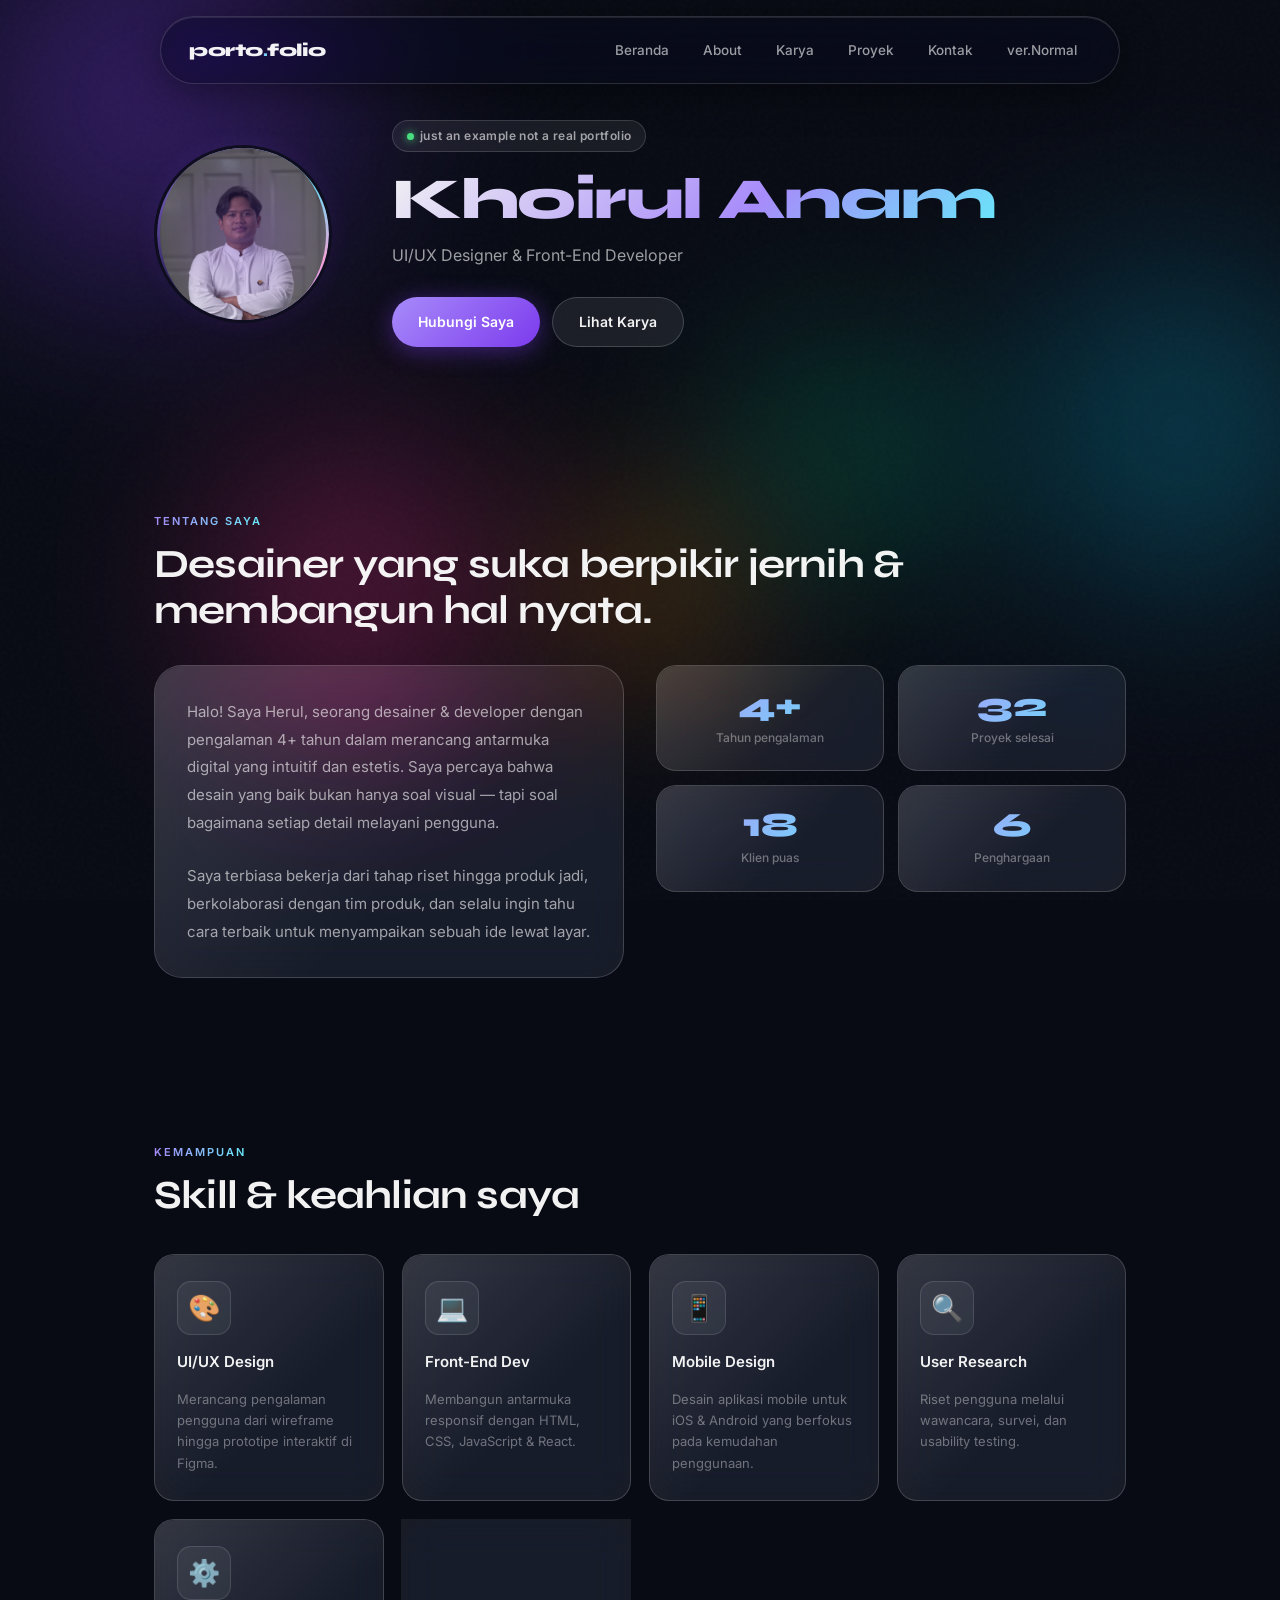
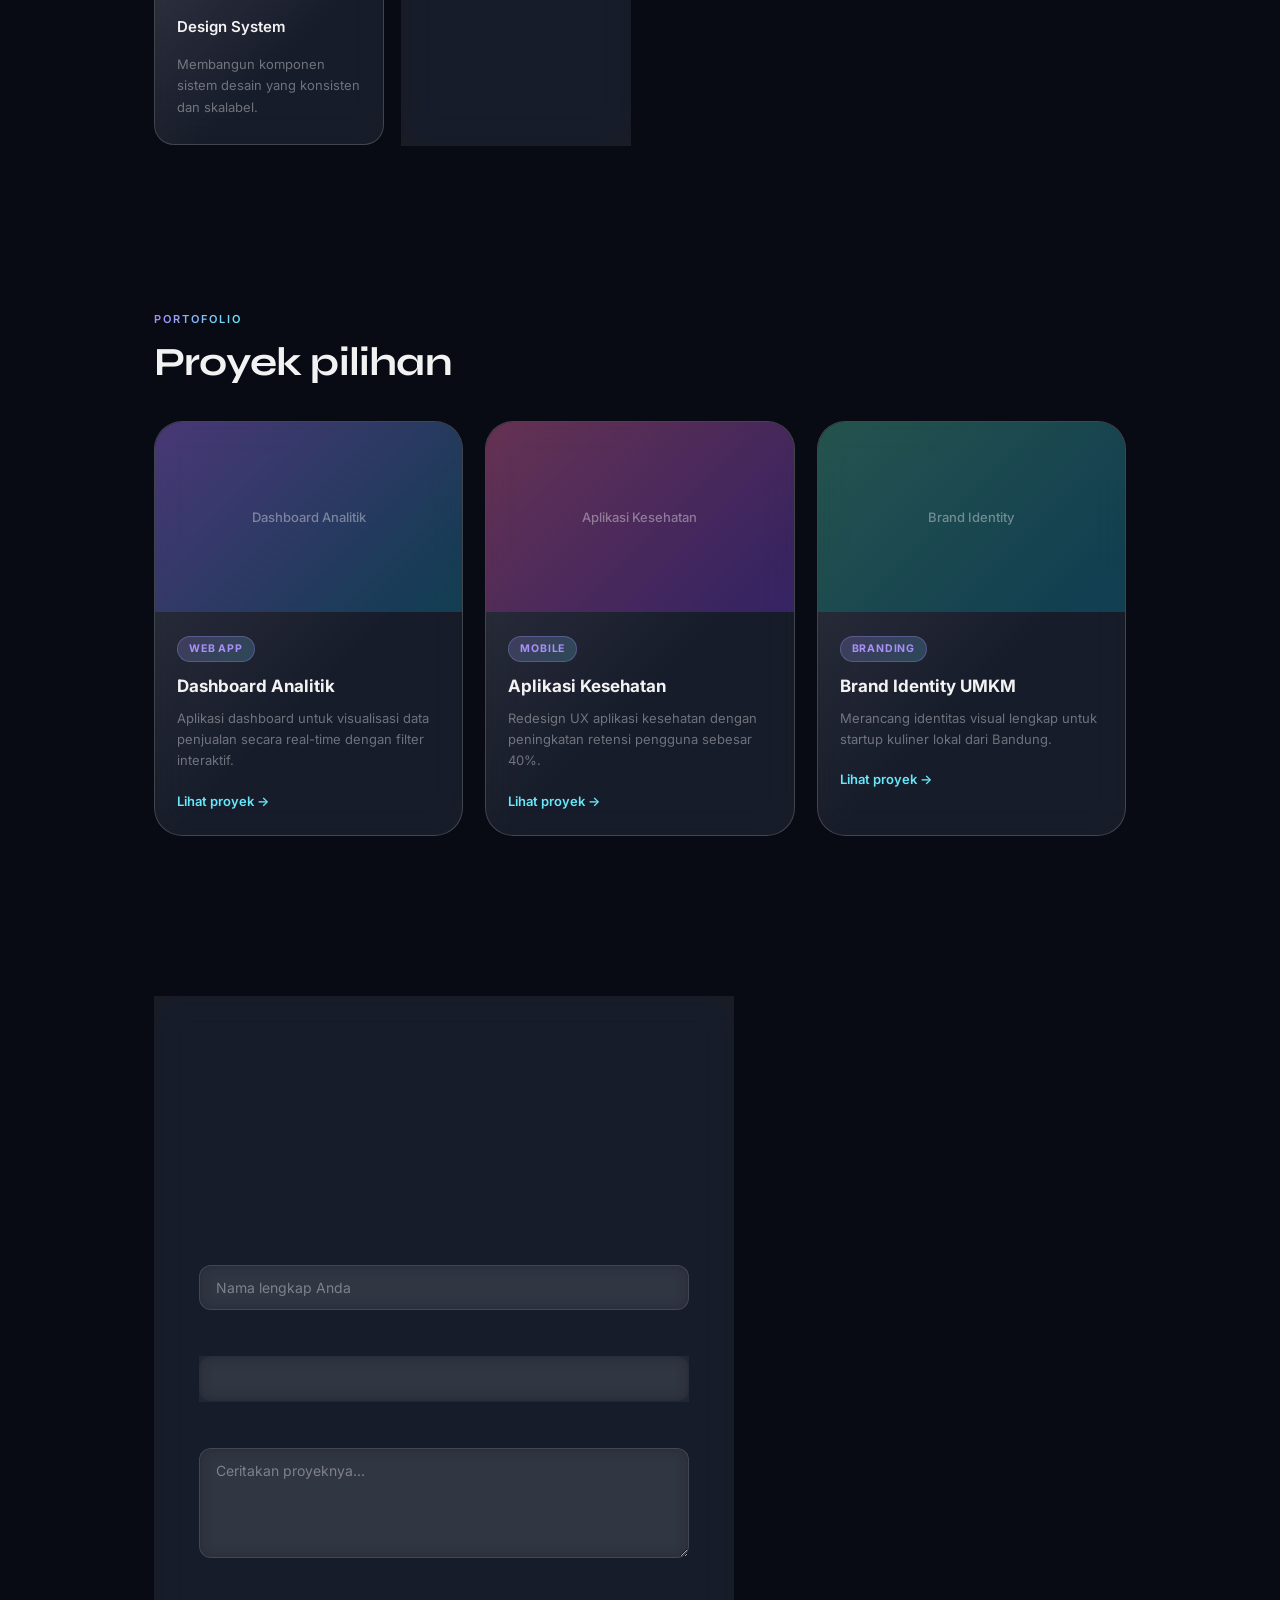
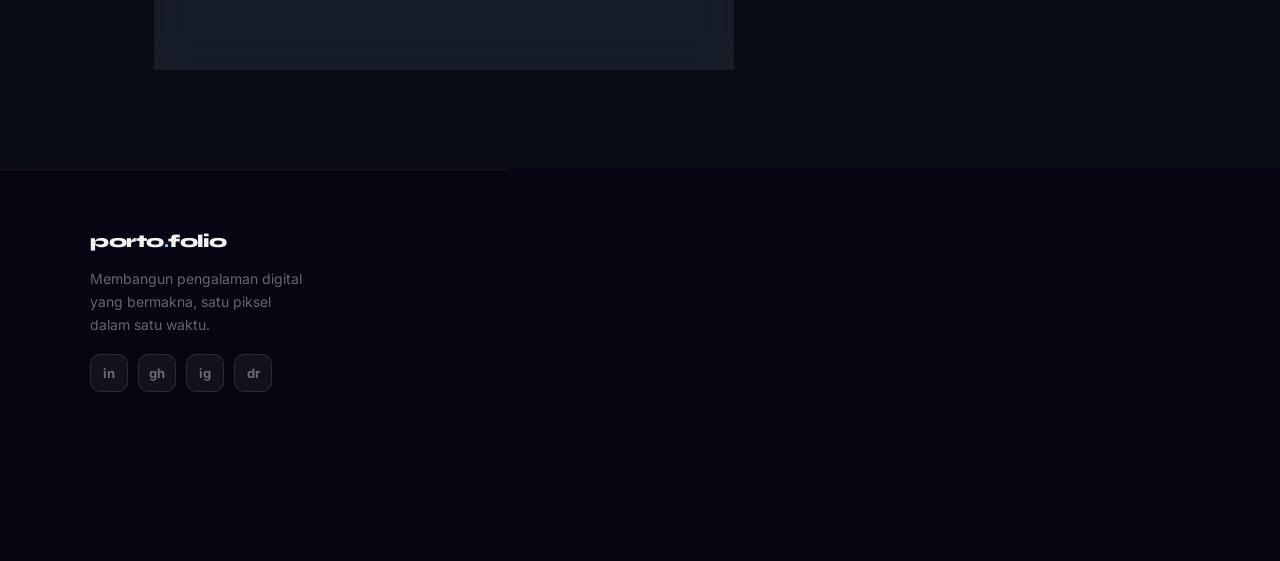
<file: indexL.html>
<!DOCTYPE html>
<html lang="id">

<head>
  <meta charset="UTF-8" />
  <meta name="viewport" content="width=device-width, initial-scale=1.0" />
  <title>Portofolio — Khoirul Anam</title>
  <link rel="preconnect" href="https://fonts.googleapis.com" />
  <link rel="preconnect" href="https://fonts.gstatic.com" crossorigin />
  <link rel="stylesheet" href="styleL.css">
  <link
    href="https://fonts.googleapis.com/css2?family=Inter:wght@300;400;500;600&family=Syne:wght@400;600;700;800&display=swap"
    rel="stylesheet" />
</head>

<body>

  <!-- ═══ BACKGROUND ═══ -->
  <div class="bg-canvas" aria-hidden="true">
    <div class="blob blob-1"></div>
    <div class="blob blob-2"></div>
    <div class="blob blob-3"></div>
    <div class="blob blob-4"></div>
    <div class="blob blob-5"></div>
  </div>

  <!-- ═══ NAV ═══ -->
  <nav>
    <a href="#beranda" class="nav-logo">porto<span>.</span>folio</a>
    <ul class="nav-links" id="navLinks">
      <li><a href="#beranda">Beranda</a></li>
      <li><a href="#about">About</a></li>
      <li><a href="#karya">Karya</a></li>
      <li><a href="#proyek">Proyek</a></li>
      <li><a href="#kontak">Kontak</a></li>
      <li><a href="index.html">ver.Normal</a></li>
    </ul>
    <button class="nav-toggle" id="navToggle" aria-label="Buka menu" aria-expanded="false">
      <span></span><span></span><span></span>
    </button>
  </nav>

  <main>

    <!-- ═══ HERO ═══ -->
    <section id="beranda">
      <div class="hero-photo">
        <div class="hero-glow"></div>
        <div class="hero-photo-inner">
          <div class="hero-photo-ring"><img src="assets/img/foto.JPG" alt="herul">
          </div>
        </div>
      </div>
      <div class="hero-text">
        <div class="hero-badge">just an example not a real portfolio</div>
        <h1 class="hero-name">
          <span class="gradient-text">Khoirul Anam</span>
        </h1>
        <p class="hero-title">UI/UX Designer &amp; Front-End Developer</p>
        <div class="hero-cta">
          <a href="#kontak" class="btn btn-primary">Hubungi Saya</a>
          <a href="#karya" class="btn btn-glass">Lihat Karya</a>
        </div>
      </div>
    </section>

    <!-- ═══ ABOUT ═══ -->
    <section id="about">
      <p class="section-label">Tentang Saya</p>
      <h2 class="section-title">Desainer yang suka berpikir jernih &amp; membangun hal nyata.</h2>
      <div class="about-grid">
        <div class="glass about-card reveal">
          <p class="about-text">
            Halo! Saya Herul, seorang desainer &amp; developer dengan pengalaman 4+ tahun dalam
            merancang antarmuka digital yang intuitif dan estetis. Saya percaya bahwa desain yang
            baik bukan hanya soal visual — tapi soal bagaimana setiap detail melayani pengguna.
          </p>
          <br />
          <p class="about-text">
            Saya terbiasa bekerja dari tahap riset hingga produk jadi, berkolaborasi dengan tim
            produk, dan selalu ingin tahu cara terbaik untuk menyampaikan sebuah ide lewat layar.
          </p>
        </div>
        <div class="about-stats reveal" style="transition-delay:0.1s">
          <div class="glass stat-card">
            <div class="stat-num">4+</div>
            <div class="stat-label">Tahun pengalaman</div>
          </div>
          <div class="glass stat-card">
            <div class="stat-num">32</div>
            <div class="stat-label">Proyek selesai</div>
          </div>
          <div class="glass stat-card">
            <div class="stat-num">18</div>
            <div class="stat-label">Klien puas</div>
          </div>
          <div class="glass stat-card">
            <div class="stat-num">6</div>
            <div class="stat-label">Penghargaan</div>
          </div>
        </div>
      </div>
    </section>

    <!-- ═══ SKILLS ═══ -->
    <section id="karya">
      <p class="section-label">Kemampuan</p>
      <h2 class="section-title">Skill &amp; keahlian saya</h2>
      <div class="skills-grid">

        <div class="glass skill-card reveal" style="transition-delay:0.05s">
          <div class="skill-icon">🎨</div>
          <div class="skill-name">UI/UX Design</div>
          <p class="skill-desc">Merancang pengalaman pengguna dari wireframe hingga prototipe interaktif di Figma.</p>
        </div>

        <div class="glass skill-card reveal" style="transition-delay:0.1s">
          <div class="skill-icon">💻</div>
          <div class="skill-name">Front-End Dev</div>
          <p class="skill-desc">Membangun antarmuka responsif dengan HTML, CSS, JavaScript &amp; React.</p>
        </div>

        <div class="glass skill-card reveal" style="transition-delay:0.15s">
          <div class="skill-icon">📱</div>
          <div class="skill-name">Mobile Design</div>
          <p class="skill-desc">Desain aplikasi mobile untuk iOS &amp; Android yang berfokus pada kemudahan penggunaan.
          </p>
        </div>

        <div class="glass skill-card reveal" style="transition-delay:0.20s">
          <div class="skill-icon">🔍</div>
          <div class="skill-name">User Research</div>
          <p class="skill-desc">Riset pengguna melalui wawancara, survei, dan usability testing.</p>
        </div>

        <div class="glass skill-card reveal" style="transition-delay:0.25s">
          <div class="skill-icon">⚙️</div>
          <div class="skill-name">Design System</div>
          <p class="skill-desc">Membangun komponen sistem desain yang konsisten dan skalabel.</p>
        </div>

        <div class="glass skill-card reveal" style="transition-delay:0.30s">
          <div class="skill-icon">🚀</div>
          <div class="skill-name">Performance</div>
          <p class="skill-desc">Optimasi web untuk kecepatan, aksesibilitas, dan skor Core Web Vitals.</p>
        </div>

      </div>
    </section>

    <!-- ═══ PROJECTS ═══ -->
    <section id="proyek">
      <p class="section-label">Portofolio</p>
      <h2 class="section-title">Proyek pilihan</h2>
      <div class="projects-grid">

        <div class="glass project-card reveal">
          <div class="project-thumb">
            <!-- <img src="assets/images/project1.jpg" alt="Dashboard Analitik"> -->
            <div class="project-thumb-placeholder"
              style="background:linear-gradient(135deg,rgba(124,58,237,0.3),rgba(8,145,178,0.3))">Dashboard Analitik
            </div>
          </div>
          <div class="project-body">
            <span class="project-tag">Web App</span>
            <p class="project-name">Dashboard Analitik</p>
            <p class="project-desc">Aplikasi dashboard untuk visualisasi data penjualan secara real-time dengan filter
              interaktif.</p>
            <a href="#" class="project-link">Lihat proyek →</a>
          </div>
        </div>

        <div class="glass project-card reveal" style="transition-delay:0.1s">
          <div class="project-thumb">
            <div class="project-thumb-placeholder"
              style="background:linear-gradient(135deg,rgba(219,39,119,0.3),rgba(124,58,237,0.3))">Aplikasi Kesehatan
            </div>
          </div>
          <div class="project-body">
            <span class="project-tag">Mobile</span>
            <p class="project-name">Aplikasi Kesehatan</p>
            <p class="project-desc">Redesign UX aplikasi kesehatan dengan peningkatan retensi pengguna sebesar 40%.</p>
            <a href="#" class="project-link">Lihat proyek →</a>
          </div>
        </div>

        <div class="glass project-card reveal" style="transition-delay:0.2s">
          <div class="project-thumb">
            <div class="project-thumb-placeholder"
              style="background:linear-gradient(135deg,rgba(5,150,105,0.3),rgba(8,145,178,0.3))">Brand Identity</div>
          </div>
          <div class="project-body">
            <span class="project-tag">Branding</span>
            <p class="project-name">Brand Identity UMKM</p>
            <p class="project-desc">Merancang identitas visual lengkap untuk startup kuliner lokal dari Bandung.</p>
            <a href="#" class="project-link">Lihat proyek →</a>
          </div>
        </div>

      </div>
    </section>

    <!-- ═══ CONTACT ═══ -->
    <section id="kontak">
      <div class="glass kontak-inner reveal">
        <p class="section-label">Kontak</p>
        <h2 class="section-title" style="font-size:clamp(20px,3vw,30px)">Ada proyek? Yuk ngobrol.</h2>
        <p>Isi formulir di bawah atau hubungi saya langsung — saya biasanya membalas dalam 24 jam.</p>
        <div class="form-group">
          <label for="nama">Nama</label>
          <input type="text" id="nama" placeholder="Nama lengkap Anda" />
        </div>
        <div class="form-group">
          <label for="email">Email</label>
          <input type="email" id="email" placeholder="email@anda.com" />
        </div>
        <div class="form-group">
          <label for="pesan">Pesan</label>
          <textarea id="pesan" placeholder="Ceritakan proyeknya..."></textarea>
        </div>
        <button class="btn btn-primary btn-full" onclick="kirimPesan()">Kirim Pesan</button>
      </div>
    </section>

  </main>

  <!-- ═══ FOOTER ═══ -->
  <footer>
    <div class="footer-top">
      <div class="footer-brand">
        <a href="#beranda" class="nav-logo">porto<span>.</span>folio</a>
        <p>Membangun pengalaman digital yang bermakna, satu piksel dalam satu waktu.</p>
        <div class="footer-socials">
          <a href="#" class="social-btn" aria-label="LinkedIn">in</a>
          <a href="#" class="social-btn" aria-label="GitHub">gh</a>
          <a href="#" class="social-btn" aria-label="Instagram">ig</a>
          <a href="#" class="social-btn" aria-label="Dribbble">dr</a>
        </div>
      </div>
      <div class="footer-col">
        <h4>Navigasi</h4>
        <ul>
          <li><a href="#beranda">Beranda</a></li>
          <li><a href="#about">About</a></li>
          <li><a href="#karya">Karya</a></li>
          <li><a href="#proyek">Proyek</a></li>
          <li><a href="#kontak">Kontak</a></li>
        </ul>
      </div>
      <div class="footer-col">
        <h4>Kontak</h4>
        <ul>
          <li><a href="mailto:Herul@email.com">Herul@email.com</a></li>
          <li><a href="tel:+628123456789">+62 812-3456-789</a></li>
          <li><a href="#">Bandung, Jawa Barat</a></li>
        </ul>
      </div>
    </div>
    <div class="footer-bottom">
      <span>© 2025 Khoirul Anam. Semua hak dilindungi.</span>
      <span>Dibuat dengan ☕ &amp; dedikasi</span>
    </div>
  </footer>

  <script>
    // Mobile nav
    const navToggle = document.getElementById('navToggle');
    const navLinks = document.getElementById('navLinks');
    navToggle.addEventListener('click', () => {
      navLinks.classList.toggle('open');
      navToggle.setAttribute('aria-expanded', navLinks.classList.contains('open'));
    });
    navLinks.querySelectorAll('a').forEach(a => {
      a.addEventListener('click', () => navLinks.classList.remove('open'));
    });

    // Active nav
    const allLinks = document.querySelectorAll('.nav-links a');
    const sections = document.querySelectorAll('section[id]');
    window.addEventListener('scroll', () => {
      let cur = '';
      sections.forEach(s => { if (window.scrollY >= s.offsetTop - 90) cur = s.id; });
      allLinks.forEach(a => {
        a.classList.toggle('active', a.getAttribute('href') === '#' + cur);
      });
    }, { passive: true });

    // Scroll reveal
    const reveals = document.querySelectorAll('.reveal');
    const io = new IntersectionObserver((entries) => {
      entries.forEach(e => { if (e.isIntersecting) { e.target.classList.add('visible'); io.unobserve(e.target); } });
    }, { threshold: 0.08 });
    reveals.forEach(el => io.observe(el));

    // Contact
    function kirimPesan() {
      const nama = document.getElementById('nama').value.trim();
      const email = document.getElementById('email').value.trim();
      const pesan = document.getElementById('pesan').value.trim();
      if (!nama || !email || !pesan) { alert('Mohon lengkapi semua kolom.'); return; }
      if (!/^[^\s@]+@[^\s@]+\.[^\s@]+$/.test(email)) { alert('Format email tidak valid.'); return; }
      alert(`Terima kasih, ${nama}! Pesan terkirim — saya akan menghubungi ${email} segera.`);
      ['nama', 'email', 'pesan'].forEach(id => document.getElementById(id).value = '');
    }

    // Parallax blobs subtle
    window.addEventListener('mousemove', (e) => {
      const x = (e.clientX / window.innerWidth - 0.5) * 20;
      const y = (e.clientY / window.innerHeight - 0.5) * 20;
      document.querySelectorAll('.blob').forEach((b, i) => {
        const d = (i + 1) * 0.4;
        b.style.transform += ` translate(${x * d}px, ${y * d}px)`;
      });
    }, { passive: true });
  </script>
</body>

</html>
</file>
<file: styleL.css>
*,
*::before,
*::after {
    box-sizing: border-box;
    margin: 0;
    padding: 0;
}

:root {
    --glass-bg: rgba(255, 255, 255, 0.07);
    --glass-border: rgba(255, 255, 255, 0.18);
    --glass-shine: rgba(255, 255, 255, 0.25);
    --glass-blur: 18px;
    --glass-blur-sm: 12px;
    --text: rgba(255, 255, 255, 0.95);
    --text-2: rgba(255, 255, 255, 0.60);
    --text-3: rgba(255, 255, 255, 0.38);
    --accent: #a78bfa;
    --accent2: #67e8f9;
    --accent3: #f9a8d4;
    --radius: 20px;
    --radius-lg: 28px;
    --nav-h: 68px;
}

html {
    scroll-behavior: smooth;
}

body {
    font-family: 'Inter', sans-serif;
    background: #080b14;
    color: var(--text);
    line-height: 1.7;
    font-size: 15px;
    overflow-x: hidden;
    min-height: 100vh;
}

/* ═══ ANIMATED BACKGROUND BLOBS ═══ */
.bg-canvas {
    position: fixed;
    inset: 0;
    z-index: 0;
    pointer-events: none;
    overflow: hidden;
}

.blob {
    position: absolute;
    border-radius: 50%;
    filter: blur(80px);
    opacity: 0.45;
    animation: float linear infinite;
}

.blob-1 {
    width: 600px;
    height: 600px;
    background: radial-gradient(circle, #7c3aed 0%, transparent 70%);
    top: -200px;
    left: -150px;
    animation-duration: 22s;
}

.blob-2 {
    width: 500px;
    height: 500px;
    background: radial-gradient(circle, #0891b2 0%, transparent 70%);
    top: 20%;
    right: -150px;
    animation-duration: 28s;
    animation-delay: -8s;
}

.blob-3 {
    width: 450px;
    height: 450px;
    background: radial-gradient(circle, #db2777 0%, transparent 70%);
    bottom: 10%;
    left: 10%;
    animation-duration: 20s;
    animation-delay: -14s;
}

.blob-4 {
    width: 350px;
    height: 350px;
    background: radial-gradient(circle, #059669 0%, transparent 70%);
    bottom: 30%;
    right: 20%;
    animation-duration: 25s;
    animation-delay: -5s;
}

.blob-5 {
    width: 280px;
    height: 280px;
    background: radial-gradient(circle, #d97706 0%, transparent 70%);
    top: 50%;
    left: 40%;
    animation-duration: 18s;
    animation-delay: -10s;
}

@keyframes float {
    0% {
        transform: translate(0, 0) scale(1);
    }

    25% {
        transform: translate(60px, -80px) scale(1.08);
    }

    50% {
        transform: translate(-40px, 60px) scale(0.95);
    }

    75% {
        transform: translate(80px, 40px) scale(1.05);
    }

    100% {
        transform: translate(0, 0) scale(1);
    }
}

/* grain overlay */
.bg-canvas::after {
    content: '';
    position: absolute;
    inset: 0;
    background-image: url("data:image/svg+xml,%3Csvg viewBox='0 0 256 256' xmlns='http://www.w3.org/2000/svg'%3E%3Cfilter id='noise'%3E%3CfeTurbulence type='fractalNoise' baseFrequency='0.9' numOctaves='4' stitchTiles='stitch'/%3E%3C/filter%3E%3Crect width='100%25' height='100%25' filter='url(%23noise)' opacity='1'/%3E%3C/svg%3E");
    opacity: 0.025;
    pointer-events: none;
}

/* ═══ GLASS UTILITY ═══ */
.glass {
    background: var(--glass-bg);
    backdrop-filter: blur(var(--glass-blur)) saturate(180%);
    -webkit-backdrop-filter: blur(var(--glass-blur)) saturate(180%);
    border: 1px solid var(--glass-border);
    border-radius: var(--radius);
}

.glass::before {
    content: '';
    position: absolute;
    inset: 0;
    border-radius: inherit;
    background: linear-gradient(135deg, rgba(255, 255, 255, 0.12) 0%, transparent 60%);
    pointer-events: none;
}

.glass {
    position: relative;
}

/* ═══ NAVIGATION ═══ */
nav {
    position: fixed;
    top: 16px;
    left: 50%;
    transform: translateX(-50%);
    z-index: 200;
    width: calc(100% - 40px);
    max-width: 960px;
    height: var(--nav-h);
    background: rgba(10, 12, 24, 0.55);
    backdrop-filter: blur(24px) saturate(200%);
    -webkit-backdrop-filter: blur(24px) saturate(200%);
    border: 1px solid rgba(255, 255, 255, 0.14);
    border-radius: 999px;
    display: flex;
    align-items: center;
    justify-content: space-between;
    padding: 0 28px;
    box-shadow: 0 8px 40px rgba(0, 0, 0, 0.4), inset 0 1px 0 rgba(255, 255, 255, 0.1);
}

.nav-logo {
    font-family: 'Syne', sans-serif;
    font-size: 18px;
    font-weight: 800;
    letter-spacing: -0.5px;
    color: var(--text);
    text-decoration: none;
}

.nav-logo span {
    background: linear-gradient(135deg, var(--accent), var(--accent2));
    -webkit-background-clip: text;
    -webkit-text-fill-color: transparent;
    background-clip: text;
}

.nav-links {
    display: flex;
    gap: 6px;
    list-style: none;
}

.nav-links a {
    text-decoration: none;
    font-size: 13.5px;
    font-weight: 500;
    color: var(--text-2);
    padding: 7px 14px;
    border-radius: 999px;
    transition: all 0.25s;
}

.nav-links a:hover {
    color: var(--text);
    background: rgba(255, 255, 255, 0.10);
}

.nav-links a.active {
    color: var(--text);
    background: rgba(255, 255, 255, 0.12);
}

.nav-toggle {
    display: none;
    cursor: pointer;
    background: none;
    border: none;
    padding: 6px;
}

.nav-toggle span {
    display: block;
    width: 20px;
    height: 1.5px;
    background: var(--text-2);
    margin: 4px 0;
    transition: all 0.25s;
}

/* ═══ LAYOUT ═══ */
main {
    position: relative;
    z-index: 1;
    padding-top: calc(var(--nav-h) + 32px);
}

section {
    padding: 80px 5%;
    max-width: 1100px;
    margin: 0 auto;
}

/* ═══ SECTION LABELS ═══ */
.section-label {
    font-size: 11px;
    font-weight: 600;
    letter-spacing: 2px;
    text-transform: uppercase;
    background: linear-gradient(90deg, var(--accent), var(--accent2));
    -webkit-background-clip: text;
    -webkit-text-fill-color: transparent;
    background-clip: text;
    margin-bottom: 10px;
    display: inline-block;
}

.section-title {
    font-family: 'Syne', sans-serif;
    font-size: clamp(24px, 4vw, 40px);
    font-weight: 700;
    letter-spacing: -0.8px;
    line-height: 1.15;
    margin-bottom: 20px;
    color: var(--text);
}

/* ═══ BUTTONS ═══ */
.btn {
    display: inline-flex;
    align-items: center;
    gap: 8px;
    padding: 12px 26px;
    border-radius: 999px;
    font-size: 14px;
    font-weight: 600;
    text-decoration: none;
    cursor: pointer;
    border: none;
    font-family: 'Inter', sans-serif;
    transition: all 0.25s;
    position: relative;
}

.btn-primary {
    background: linear-gradient(135deg, var(--accent), #7c3aed);
    color: #fff;
    box-shadow: 0 4px 24px rgba(124, 58, 237, 0.45);
}

.btn-primary:hover {
    transform: translateY(-2px);
    box-shadow: 0 8px 32px rgba(124, 58, 237, 0.60);
}

.btn-glass {
    background: rgba(255, 255, 255, 0.08);
    color: var(--text);
    border: 1px solid rgba(255, 255, 255, 0.18);
    backdrop-filter: blur(12px);
}

.btn-glass:hover {
    background: rgba(255, 255, 255, 0.14);
    transform: translateY(-2px);
}

/* ═══ HERO ═══ */
#beranda {
    display: flex;
    align-items: center;
    gap: 60px;
    padding-top: 20px;
    padding-bottom: 80px;
}

.hero-photo {
    flex-shrink: 0;
    position: relative;
}

.hero-photo-ring {
    width: 186px;
    height: 186px;
    border-radius: 50%;
    padding: 3px;
    background: conic-gradient(from 0deg,
            var(--accent),
            var(--accent2),
            var(--accent3),
            var(--accent),
            transparent 60%,
            var(--accent));
    display: flex;
    align-items: center;
    justify-content: center;
}

@keyframes spinRing {
    to {
        transform: rotate(360deg);
    }
}

/* Inner foto counter-rotates agar foto tetap tegak lurus */
.hero-photo-inner {
    width: 178px;
    height: 178px;
    border-radius: 50%;
    overflow: hidden;
    background: linear-gradient(135deg, #1e1040, #0c1a2e);
    display: flex;
    align-items: center;
    justify-content: center;
    font-family: 'Syne', sans-serif;
    font-size: 52px;
    font-weight: 800;
    color: var(--accent);
    border: 3px solid #080b14;
    flex-shrink: 0;
}

@keyframes counterSpin {
    to {
        transform: rotate(-360deg);
    }
}

.hero-photo-inner img {
    width: 100%;
    height: 100%;
    object-fit: cover;
    border-radius: 50%;
}

.hero-glow {
    position: absolute;
    inset: -20px;
    border-radius: 50%;
    background: radial-gradient(circle, rgba(124, 58, 237, 0.25) 0%, transparent 70%);
    pointer-events: none;
    animation: glowPulse 3s ease-in-out infinite;
}

@keyframes glowPulse {

    0%,
    100% {
        opacity: 0.5;
        transform: scale(1);
    }

    50% {
        opacity: 1;
        transform: scale(1.08);
    }
}

.hero-text {
    flex: 1;
}

.hero-badge {
    display: inline-flex;
    align-items: center;
    gap: 6px;
    font-size: 12px;
    font-weight: 600;
    letter-spacing: 0.4px;
    background: rgba(255, 255, 255, 0.07);
    border: 1px solid rgba(255, 255, 255, 0.15);
    color: var(--text-2);
    padding: 5px 14px;
    border-radius: 999px;
    margin-bottom: 16px;
    backdrop-filter: blur(10px);
}

.hero-badge::before {
    content: '';
    width: 7px;
    height: 7px;
    border-radius: 50%;
    background: #4ade80;
    box-shadow: 0 0 8px #4ade80;
    animation: blink 2s ease-in-out infinite;
}

@keyframes blink {

    0%,
    100% {
        opacity: 1;
    }

    50% {
        opacity: 0.3;
    }
}

.hero-name {
    font-family: 'Syne', sans-serif;
    font-size: clamp(32px, 6vw, 58px);
    font-weight: 800;
    line-height: 1.1;
    letter-spacing: -1.5px;
    margin-bottom: 10px;
}

.hero-name .gradient-text {
    background: linear-gradient(135deg, var(--text) 0%, var(--accent) 60%, var(--accent2) 100%);
    -webkit-background-clip: text;
    -webkit-text-fill-color: transparent;
    background-clip: text;
}

.hero-title {
    font-size: 16px;
    color: var(--text-2);
    margin-bottom: 28px;
}

.hero-cta {
    display: flex;
    gap: 12px;
    flex-wrap: wrap;
}

/* ═══ ABOUT ═══ */
#about {
    padding-bottom: 80px;
}

.about-grid {
    display: grid;
    grid-template-columns: 1fr 1fr;
    gap: 32px;
    align-items: start;
    margin-top: 32px;
}

.about-card {
    padding: 32px;
    border-radius: var(--radius-lg);
}

.about-text {
    color: var(--text-2);
    line-height: 1.85;
    font-size: 15px;
}

.about-stats {
    display: grid;
    grid-template-columns: 1fr 1fr;
    gap: 14px;
}

.stat-card {
    padding: 22px 20px;
    border-radius: var(--radius);
    text-align: center;
    transition: transform 0.25s;
}

.stat-card:hover {
    transform: translateY(-4px);
}

.stat-num {
    font-family: 'Syne', sans-serif;
    font-size: 34px;
    font-weight: 800;
    line-height: 1;
    margin-bottom: 6px;
    background: linear-gradient(135deg, var(--accent), var(--accent2));
    -webkit-background-clip: text;
    -webkit-text-fill-color: transparent;
    background-clip: text;
}

.stat-label {
    font-size: 12px;
    color: var(--text-3);
    font-weight: 500;
}

/* ═══ SKILLS ═══ */
#karya {
    padding-bottom: 80px;
}

.skills-grid {
    display: grid;
    grid-template-columns: repeat(auto-fill, minmax(210px, 1fr));
    gap: 18px;
    margin-top: 36px;
}

.skill-card {
    padding: 26px 22px;
    border-radius: var(--radius);
    display: flex;
    flex-direction: column;
    gap: 14px;
    transition: transform 0.25s, box-shadow 0.25s;
    cursor: default;
}

.skill-card:hover {
    transform: translateY(-6px);
    box-shadow: 0 20px 60px rgba(0, 0, 0, 0.4);
}

.skill-icon {
    width: 54px;
    height: 54px;
    border-radius: 14px;
    background: rgba(255, 255, 255, 0.06);
    border: 1px solid rgba(255, 255, 255, 0.12);
    display: flex;
    align-items: center;
    justify-content: center;
    font-size: 26px;
    transition: transform 0.25s;
}

.skill-card:hover .skill-icon {
    transform: scale(1.1) rotate(-5deg);
}

.skill-icon img {
    width: 32px;
    height: 32px;
    object-fit: contain;
}

.skill-name {
    font-weight: 600;
    font-size: 15px;
    color: var(--text);
}

.skill-desc {
    font-size: 13px;
    color: var(--text-3);
    line-height: 1.65;
}

/* ═══ PROJECTS ═══ */
#proyek {
    padding-bottom: 80px;
}

.projects-grid {
    display: grid;
    grid-template-columns: repeat(auto-fill, minmax(300px, 1fr));
    gap: 22px;
    margin-top: 36px;
}

.project-card {
    border-radius: var(--radius-lg);
    overflow: hidden;
    transition: transform 0.3s, box-shadow 0.3s;
}

.project-card:hover {
    transform: translateY(-8px);
    box-shadow: 0 30px 80px rgba(0, 0, 0, 0.5);
}

.project-thumb {
    width: 100%;
    height: 190px;
    overflow: hidden;
    position: relative;
}

.project-thumb img {
    width: 100%;
    height: 100%;
    object-fit: cover;
    transition: transform 0.4s;
}

.project-card:hover .project-thumb img {
    transform: scale(1.06);
}

.project-thumb-placeholder {
    width: 100%;
    height: 100%;
    display: flex;
    align-items: center;
    justify-content: center;
    font-size: 13px;
    color: var(--text-3);
    font-weight: 500;
}

.project-body {
    padding: 22px;
}

.project-tag {
    display: inline-block;
    font-size: 10.5px;
    font-weight: 700;
    letter-spacing: 0.8px;
    text-transform: uppercase;
    background: linear-gradient(135deg, rgba(167, 139, 250, 0.2), rgba(103, 232, 249, 0.2));
    border: 1px solid rgba(167, 139, 250, 0.3);
    color: var(--accent);
    padding: 3px 11px;
    border-radius: 999px;
    margin-bottom: 10px;
}

.project-name {
    font-weight: 700;
    font-size: 17px;
    margin-bottom: 7px;
    color: var(--text);
}

.project-desc {
    font-size: 13px;
    color: var(--text-3);
    line-height: 1.65;
    margin-bottom: 16px;
}

.project-link {
    font-size: 13px;
    font-weight: 600;
    color: var(--accent2);
    text-decoration: none;
    display: inline-flex;
    align-items: center;
    gap: 5px;
    transition: gap 0.2s;
}

.project-link:hover {
    gap: 9px;
}

/* ═══ CONTACT ═══ */
#kontak {
    padding-bottom: 100px;
}

.kontak-inner {
    max-width: 580px;
    padding: 44px;
    border-radius: var(--radius-lg);
}

.kontak-inner p {
    color: var(--text-2);
    margin-bottom: 32px;
    font-size: 15px;
}

.form-group {
    margin-bottom: 18px;
}

.form-group label {
    display: block;
    font-size: 12px;
    font-weight: 600;
    letter-spacing: 0.5px;
    text-transform: uppercase;
    color: var(--text-3);
    margin-bottom: 8px;
}

.form-group input,
.form-group textarea {
    width: 100%;
    padding: 13px 16px;
    background: rgba(255, 255, 255, 0.05);
    border: 1px solid rgba(255, 255, 255, 0.12);
    border-radius: 12px;
    font-family: 'Inter', sans-serif;
    font-size: 14px;
    color: var(--text);
    outline: none;
    resize: vertical;
    transition: border-color 0.25s, background 0.25s;
    backdrop-filter: blur(8px);
}

.form-group input::placeholder,
.form-group textarea::placeholder {
    color: var(--text-3);
}

.form-group input:focus,
.form-group textarea:focus {
    border-color: var(--accent);
    background: rgba(167, 139, 250, 0.07);
}

.form-group textarea {
    min-height: 110px;
}

.btn-full {
    width: 100%;
    justify-content: center;
}

/* ═══ FOOTER ═══ */
footer {
    position: relative;
    z-index: 1;
    background: rgba(5, 7, 18, 0.85);
    backdrop-filter: blur(20px);
    border-top: 1px solid rgba(255, 255, 255, 0.07);
    padding: 56px 5% 32px;
}

.footer-top {
    display: flex;
    justify-content: space-between;
    align-items: flex-start;
    gap: 40px;
    flex-wrap: wrap;
    padding-bottom: 40px;
    border-bottom: 1px solid rgba(255, 255, 255, 0.07);
    margin-bottom: 28px;
    max-width: 1100px;
    margin-left: auto;
    margin-right: auto;
}

.footer-brand p {
    font-size: 14px;
    color: var(--text-3);
    margin-top: 10px;
    max-width: 220px;
    line-height: 1.65;
}

.footer-col h4 {
    font-size: 11px;
    font-weight: 700;
    letter-spacing: 1.5px;
    text-transform: uppercase;
    color: var(--text-3);
    margin-bottom: 16px;
}

.footer-col ul {
    list-style: none;
}

.footer-col ul li {
    margin-bottom: 10px;
}

.footer-col ul a {
    font-size: 14px;
    color: var(--text-2);
    text-decoration: none;
    transition: color 0.2s;
}

.footer-col ul a:hover {
    color: var(--text);
}

.footer-socials {
    display: flex;
    gap: 10px;
    margin-top: 18px;
}

.social-btn {
    width: 38px;
    height: 38px;
    border-radius: 10px;
    background: rgba(255, 255, 255, 0.05);
    border: 1px solid rgba(255, 255, 255, 0.10);
    display: flex;
    align-items: center;
    justify-content: center;
    color: var(--text-3);
    font-size: 13px;
    font-weight: 700;
    text-decoration: none;
    transition: all 0.25s;
}

.social-btn:hover {
    background: var(--accent);
    border-color: var(--accent);
    color: #fff;
    box-shadow: 0 0 20px rgba(167, 139, 250, 0.5);
    transform: translateY(-2px);
}

.footer-bottom {
    display: flex;
    justify-content: space-between;
    flex-wrap: wrap;
    gap: 8px;
    font-size: 13px;
    color: var(--text-3);
    max-width: 1100px;
    margin: 0 auto;
}

/* ═══ SCROLL REVEAL ═══ */
.reveal {
    opacity: 0;
    transform: translateY(28px);
    transition: opacity 0.6s ease, transform 0.6s ease;
}

.reveal.visible {
    opacity: 1;
    transform: translateY(0);
}

/* ═══ RESPONSIVE ═══ */
@media (max-width: 768px) {
    nav {
        top: 10px;
        width: calc(100% - 24px);
        border-radius: 20px;
        padding: 0 20px;
    }

    .nav-links {
        display: none;
        flex-direction: column;
        position: fixed;
        top: 90px;
        left: 12px;
        right: 12px;
        background: rgba(8, 11, 20, 0.95);
        backdrop-filter: blur(24px);
        border: 1px solid rgba(255, 255, 255, 0.12);
        border-radius: 20px;
        padding: 20px;
        gap: 4px;
    }

    .nav-links.open {
        display: flex;
    }

    .nav-links a {
        padding: 10px 16px;
        border-radius: 12px;
    }

    .nav-toggle {
        display: block;
    }

    #beranda {
        flex-direction: column;
        text-align: center;
        gap: 36px;
        padding-top: 10px;
    }

    .hero-cta {
        justify-content: center;
    }

    .about-grid {
        grid-template-columns: 1fr;
    }

    .kontak-inner {
        padding: 28px 22px;
    }

    .footer-top {
        flex-direction: column;
        gap: 28px;
    }
}

@media (prefers-reduced-motion: reduce) {

    .blob,
    .hero-photo-ring,
    .hero-glow {
        animation: none !important;
    }

    *,
    *::before,
    *::after {
        transition: none !important;
    }
}
</file>
